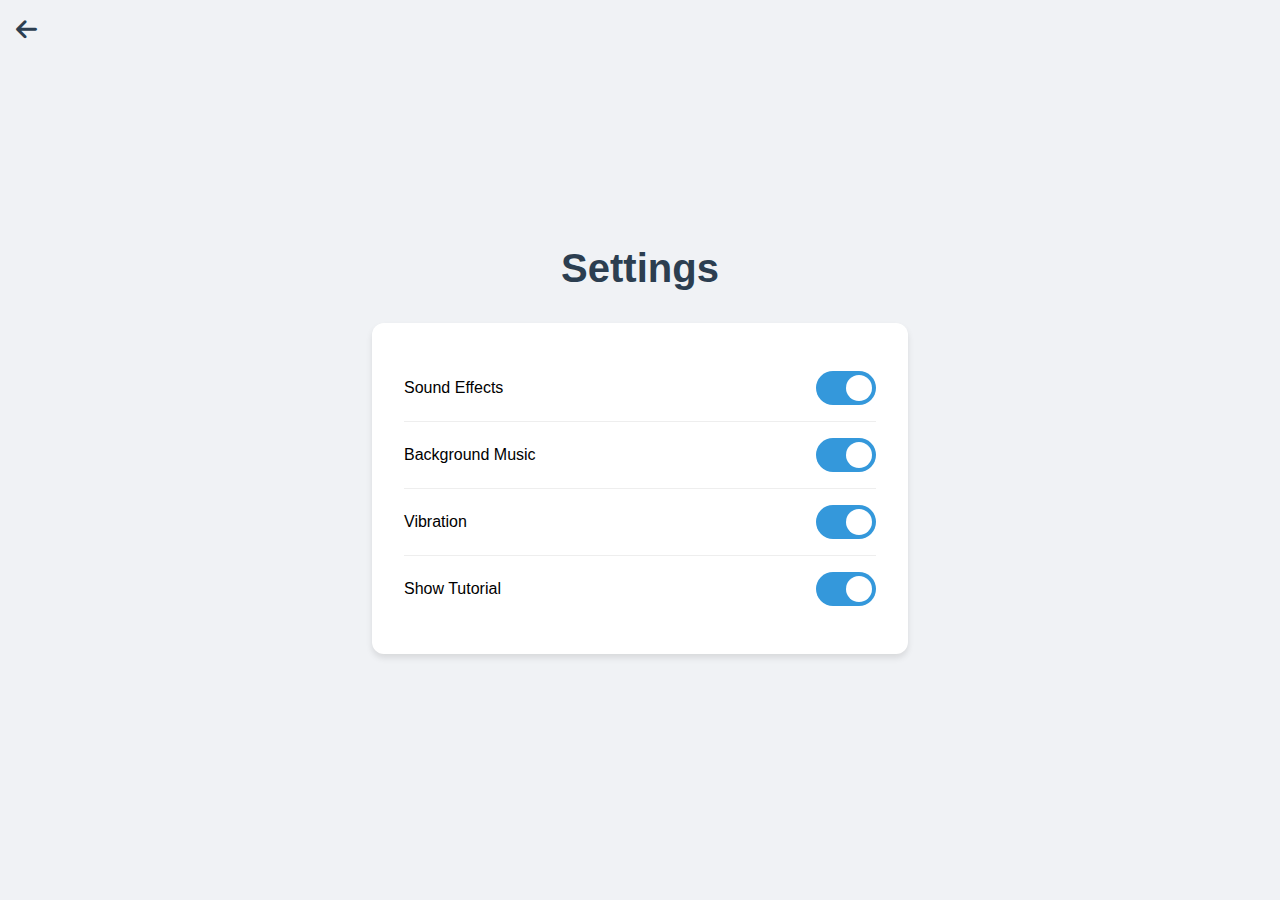
<file: settings.html>
<!DOCTYPE html>
<html lang="en">
<head>
    <meta charset="UTF-8">
    <meta name="viewport" content="width=device-width, initial-scale=1.0">
    <title>Settings - ReflexoTiles</title>
    <link rel="stylesheet" href="https://cdnjs.cloudflare.com/ajax/libs/font-awesome/6.0.0/css/all.min.css">
    <link rel="stylesheet" href="welcome.css">
    <style>
        .settings-container {
            background: white;
            padding: 2rem;
            border-radius: 12px;
            box-shadow: 0 4px 6px rgba(0, 0, 0, 0.1);
        }

        .setting-item {
            display: flex;
            justify-content: space-between;
            align-items: center;
            padding: 1rem 0;
            border-bottom: 1px solid #eee;
        }

        .setting-item:last-child {
            border-bottom: none;
        }

        .switch {
            position: relative;
            display: inline-block;
            width: 60px;
            height: 34px;
        }

        .switch input {
            opacity: 0;
            width: 0;
            height: 0;
        }

        .slider {
            position: absolute;
            cursor: pointer;
            top: 0;
            left: 0;
            right: 0;
            bottom: 0;
            background-color: #ccc;
            transition: .4s;
            border-radius: 34px;
        }

        .slider:before {
            position: absolute;
            content: "";
            height: 26px;
            width: 26px;
            left: 4px;
            bottom: 4px;
            background-color: white;
            transition: .4s;
            border-radius: 50%;
        }

        input:checked + .slider {
            background-color: var(--primary-color);
        }

        input:checked + .slider:before {
            transform: translateX(26px);
        }

        .back-btn {
            position: absolute;
            top: 1rem;
            left: 1rem;
            background: none;
            border: none;
            font-size: 1.5rem;
            color: var(--text-color);
            cursor: pointer;
        }
    </style>
</head>
<body>
    <button class="back-btn" onclick="window.location.href='welcome.html'">
        <i class="fas fa-arrow-left"></i>
    </button>

    <div class="welcome-container">
        <h1 class="title">Settings</h1>
        
        <div class="settings-container">
            <div class="setting-item">
                <span>Sound Effects</span>
                <label class="switch">
                    <input type="checkbox" id="sfx-toggle" checked>
                    <span class="slider"></span>
                </label>
            </div>

            <div class="setting-item">
                <span>Background Music</span>
                <label class="switch">
                    <input type="checkbox" id="music-toggle" checked>
                    <span class="slider"></span>
                </label>
            </div>

            <div class="setting-item">
                <span>Vibration</span>
                <label class="switch">
                    <input type="checkbox" id="vibration-toggle" checked>
                    <span class="slider"></span>
                </label>
            </div>

            <div class="setting-item">
                <span>Show Tutorial</span>
                <label class="switch">
                    <input type="checkbox" id="tutorial-toggle" checked>
                    <span class="slider"></span>
                </label>
            </div>
        </div>
    </div>

    <script>
        // Load settings from localStorage
        document.addEventListener('DOMContentLoaded', () => {
            const settings = ['sfx', 'music', 'vibration', 'tutorial'];
            settings.forEach(setting => {
                const toggle = document.getElementById(`${setting}-toggle`);
                toggle.checked = localStorage.getItem(`${setting}Enabled`) !== 'false';
                toggle.addEventListener('change', () => {
                    localStorage.setItem(`${setting}Enabled`, toggle.checked);
                });
            });
        });
    </script>
</body>
</html>
</file>
<file: welcome.css>
:root {
    --primary-color: #3498db;
    --secondary-color: #2ecc71;
    --accent-color: #e74c3c;
    --background-color: #f0f2f5;
    --text-color: #2c3e50;
}

* {
    margin: 0;
    padding: 0;
    box-sizing: border-box;
}

body {
    font-family: 'Arial', sans-serif;
    background: var(--background-color);
    min-height: 100vh;
    display: flex;
    justify-content: center;
    align-items: center;
}

.welcome-container {
    max-width: 600px;
    width: 90%;
    padding: 2rem;
    text-align: center;
    animation: fadeIn 1s ease-out;
}

.logo-container {
    margin-bottom: 3rem;
}

.logo {
    width: 120px;
    height: 120px;
    margin-bottom: 1rem;
    animation: bounce 2s infinite;
}

.title {
    font-size: 2.5rem;
    color: var(--text-color);
    margin-bottom: 2rem;
    animation: slideIn 1s ease-out;
}

.menu-container {
    display: flex;
    flex-direction: column;
    gap: 1rem;
    margin-bottom: 2rem;
}

.menu-button {
    padding: 1rem;
    font-size: 1.2rem;
    border: none;
    border-radius: 12px;
    background: white;
    color: var(--text-color);
    cursor: pointer;
    transition: transform 0.3s ease, box-shadow 0.3s ease;
    box-shadow: 0 4px 6px rgba(0, 0, 0, 0.1);
    display: flex;
    align-items: center;
    justify-content: center;
    gap: 0.5rem;
}

.menu-button:hover {
    transform: translateY(-2px);
    box-shadow: 0 6px 8px rgba(0, 0, 0, 0.15);
}

.menu-button i {
    font-size: 1.4rem;
}

.play-btn {
    background: var(--primary-color);
    color: white;
    font-weight: bold;
}

.footer {
    margin-top: 2rem;
    color: var(--text-color);
    opacity: 0.7;
}

/* Animations */
@keyframes fadeIn {
    from { opacity: 0; }
    to { opacity: 1; }
}

@keyframes slideIn {
    from {
        transform: translateY(-20px);
        opacity: 0;
    }
    to {
        transform: translateY(0);
        opacity: 1;
    }
}

@keyframes bounce {
    0%, 100% {
        transform: translateY(0);
    }
    50% {
        transform: translateY(-10px);
    }
}

/* Media Queries for Responsiveness */
@media (max-width: 480px) {
    .welcome-container {
        padding: 1rem;
    }

    .logo {
        width: 100px;
        height: 100px;
    }

    .title {
        font-size: 2rem;
    }

    .menu-button {
        padding: 0.8rem;
        font-size: 1rem;
    }
}
</file>
